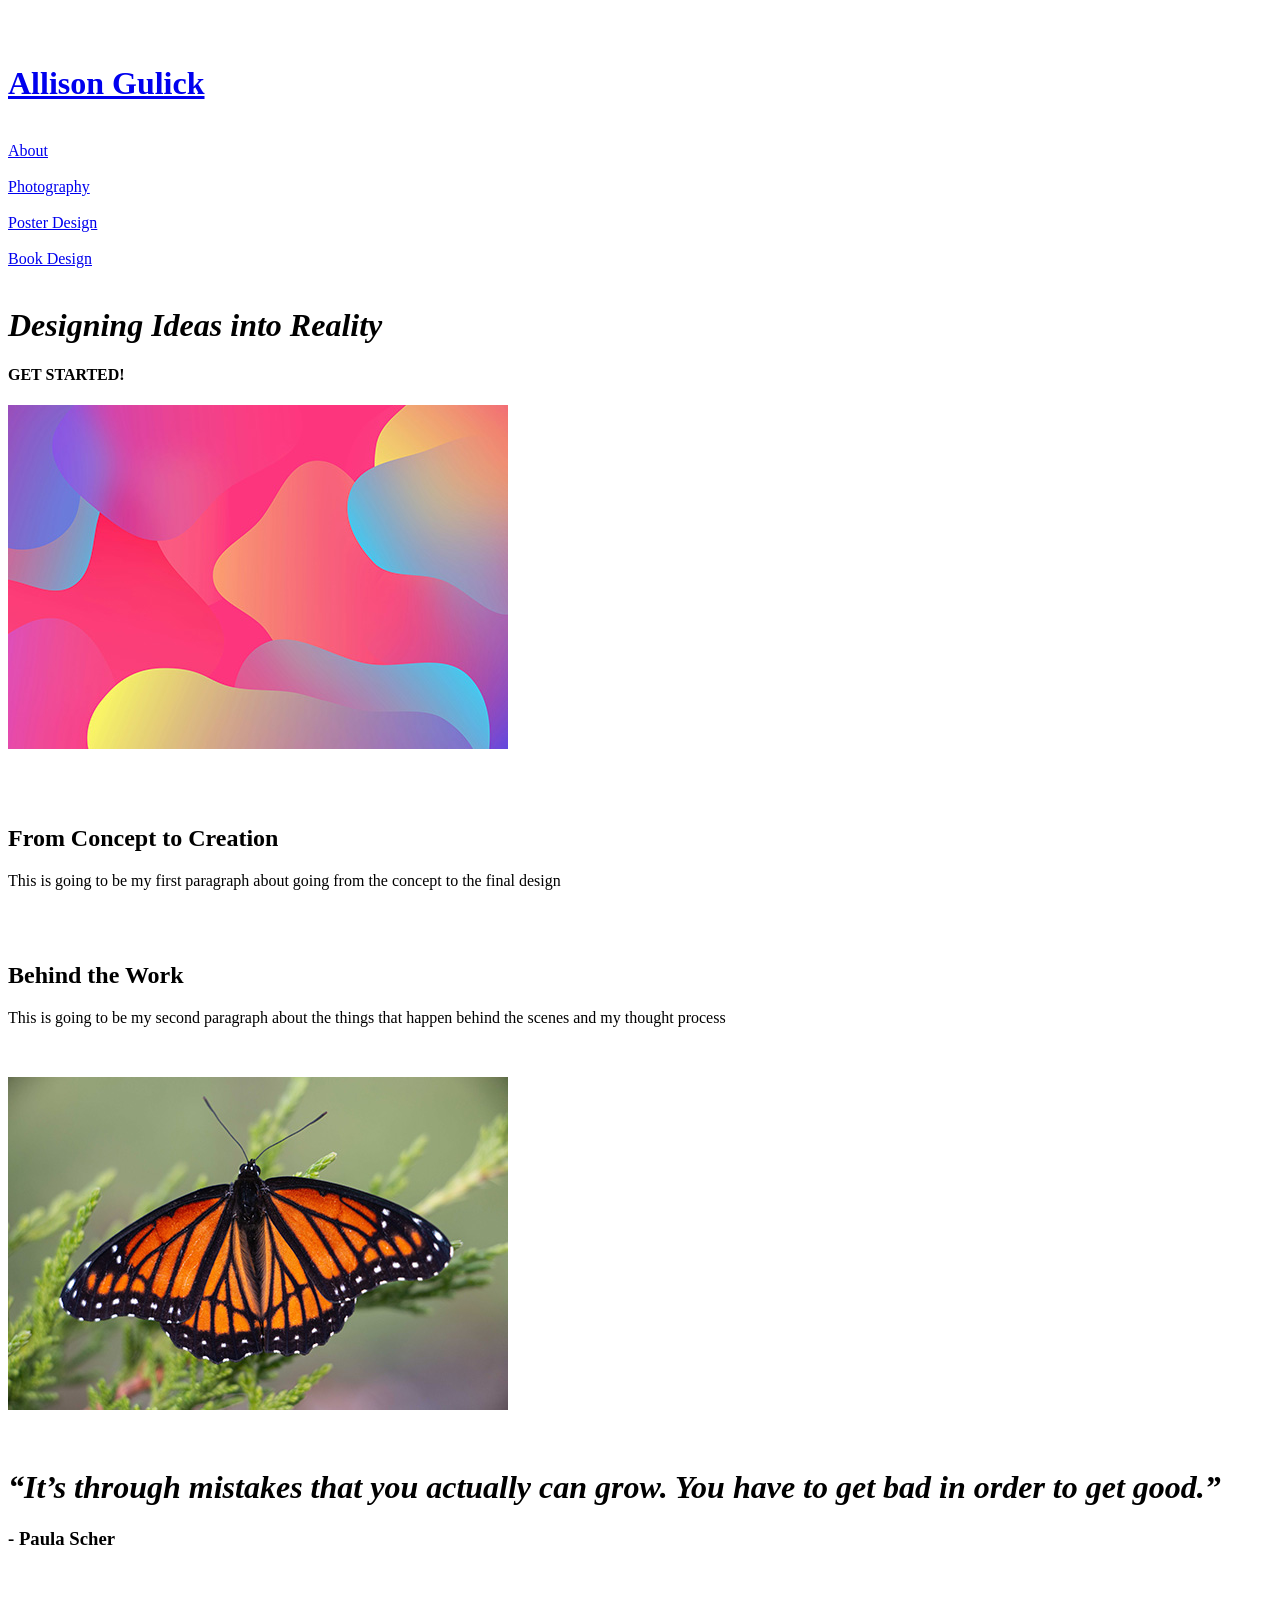
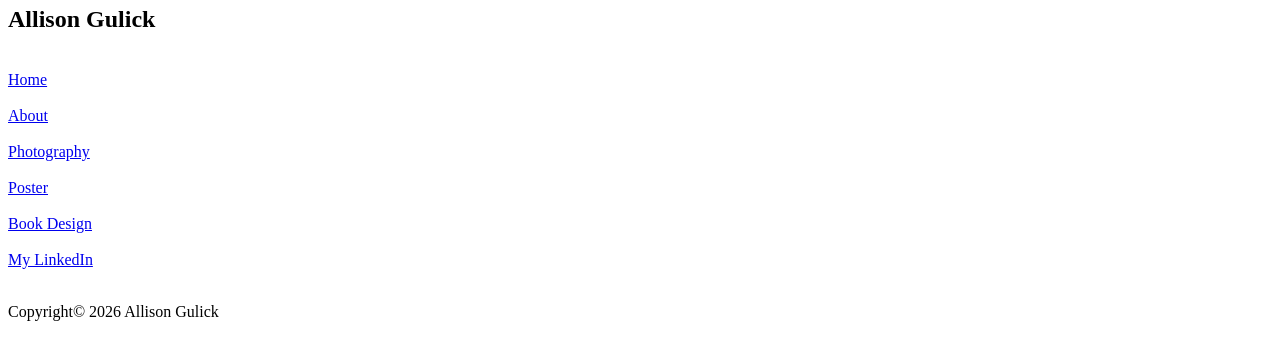
<file: index.html>
<!DOCTYPE html>
<html>
    <head>
        <title>
            Allison_Gulick's Portfolio Site
        </title>
    </head>
    <body>
        <!-- text stacks vertically -->
        <br/>
        <div>
                <!-- LINKS TO PAGES -->
            <br>
                <a 
                href=" /index.html"> 
                    <h1>Allison Gulick</h1>
                </a>
            <br>
                <a href=" /About"> 
                    About
                </a>
            <br/>
            <br>
                <a href=" /Photography"> 
                    Photography
                </a>
            <br/>
            <br>
                <a href=" /Posters"> 
                    Poster Design
                </a>
            <br/>
            <br>
                <a href=" /Book Design"> 
                    Book Design
                </a>
            <br/>
                <!-- HERO STATEMENT -->
            <br>
                <h1> <i> Designing Ideas into Reality </i> </h1>
                <h4> <b> GET STARTED! </b> </h4>
                <!-- IMAGE 1 (Hero Statement) -->
                    </p>
                        <img src=" ./assets/Blobs.jpg" alt="My Image"/>
                    <p>
            <br/>
                <!-- PARAGRAPHS -->
            <br>
                <h2> From Concept to Creation </h2>
                    <p> This is going to be my first paragraph about going from the concept to the final design </p>
            <br/>
            <br>
                <h2> Behind the Work </h2>
                    <p> This is going to be my second paragraph about the things that happen behind the scenes and my thought process </p>
            <br/>
                <!-- IMAGE 2 -->
                </p>
                    <img src=" ./assets/Butterfly.jpg" alt="My Image"/>
                 <p>
                <!-- QUOTE -->
            <br>
                <h1> <i> “It’s through mistakes that you actually can grow. You have to get bad in order to get good.” </i></h1>
                <h3> - Paula Scher </h3>
            <br/>
                <h2> Allison Gulick </h2>
            <br>
                <a href="Home/index.html"> 
                    Home
                </a>
            <br/>
            <br>
                <a href="About/index.html"> 
                    About
                </a>
            <br/>
            <br>
                <a href="Photography/index.html"> 
                    Photography
                </a>
            <br/>
            <br>
                <a href="Posters/index.html"> 
                    Poster
                </a>
            <br/>
            <br>
                <a href="Book Design/index.html"> 
                    Book Design
                </a>
            <br/>
                <!-- LinkedIn -->
            <br>
              <a 
                    href="https://www.linkedin.com/in/allisongulick/"
                    target="_blank"
                    rel="noopener noreferrer">
                My LinkedIn
                </a>
            <br/>
                <!-- COPY RIGHT -->
            <br>
                <p> Copyright© 2026 Allison Gulick </p>
            <br/>
        </div>
    </body>
</html>
</file>
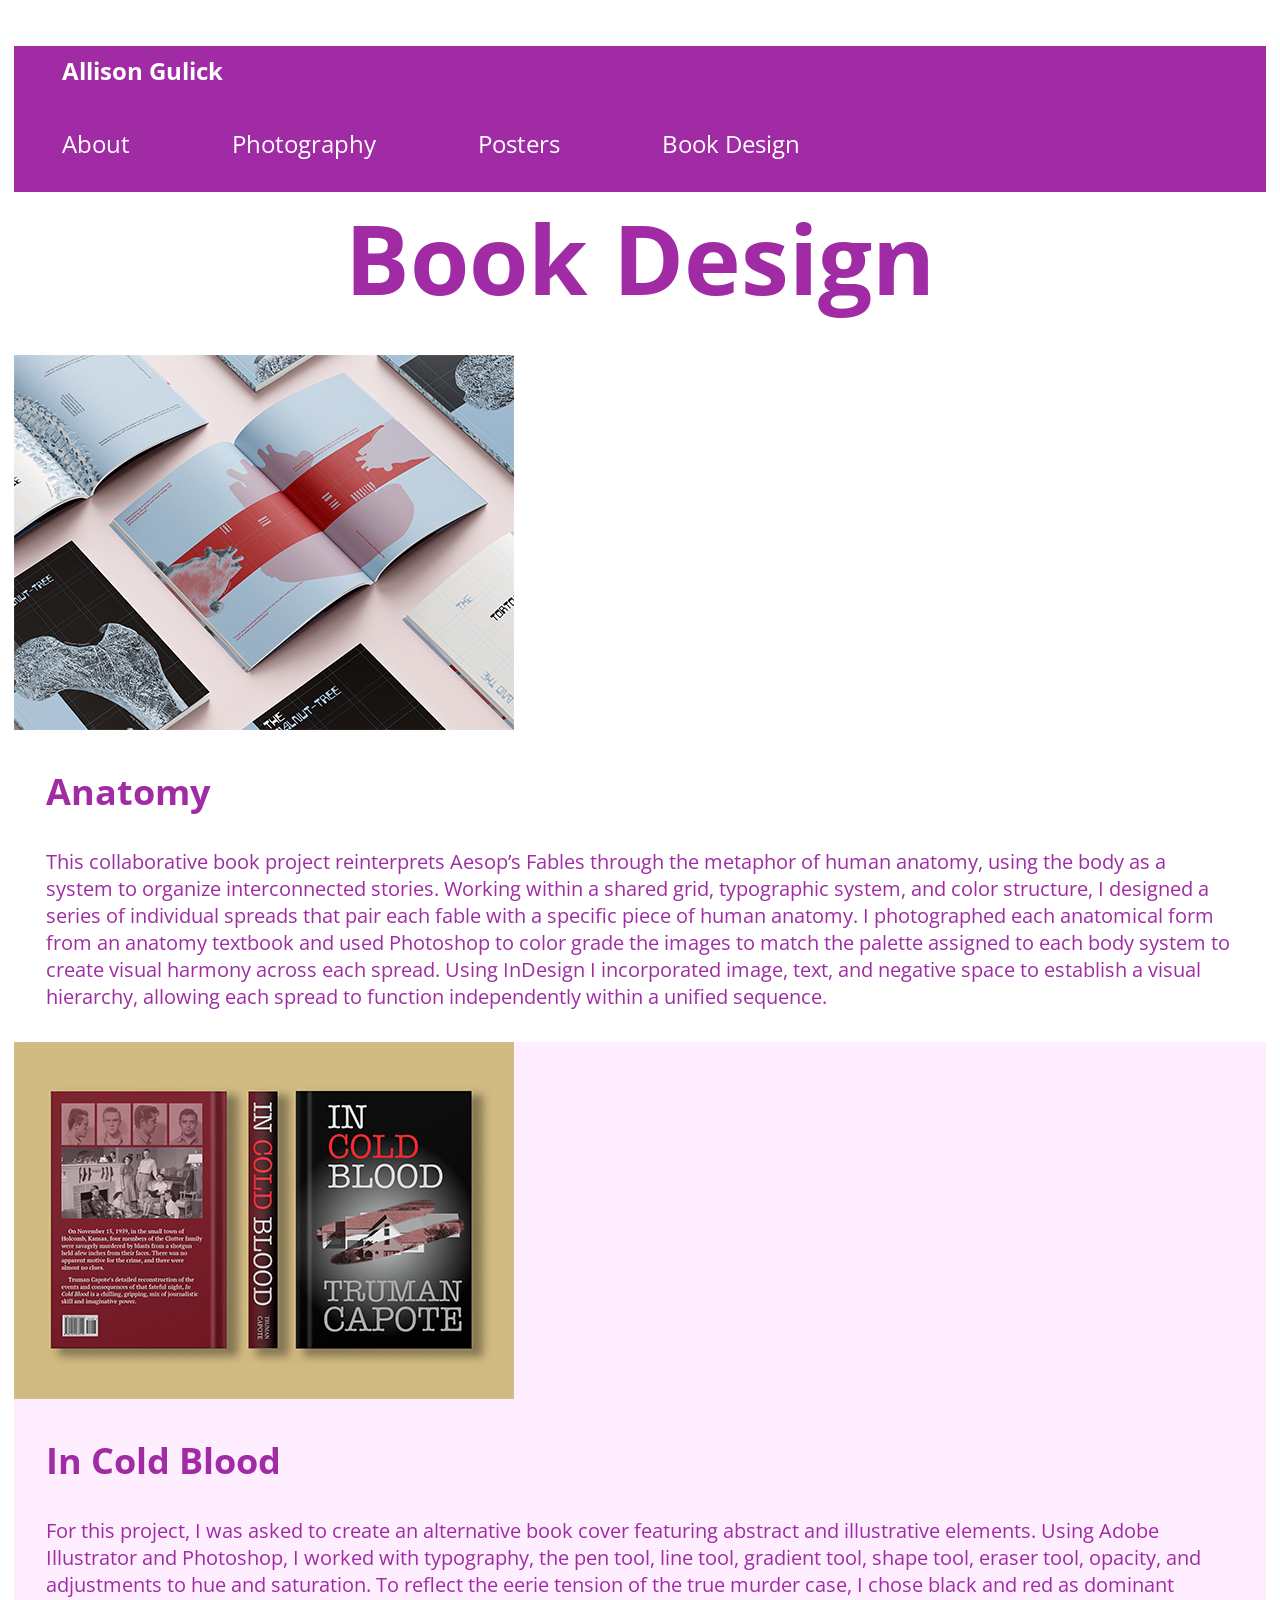
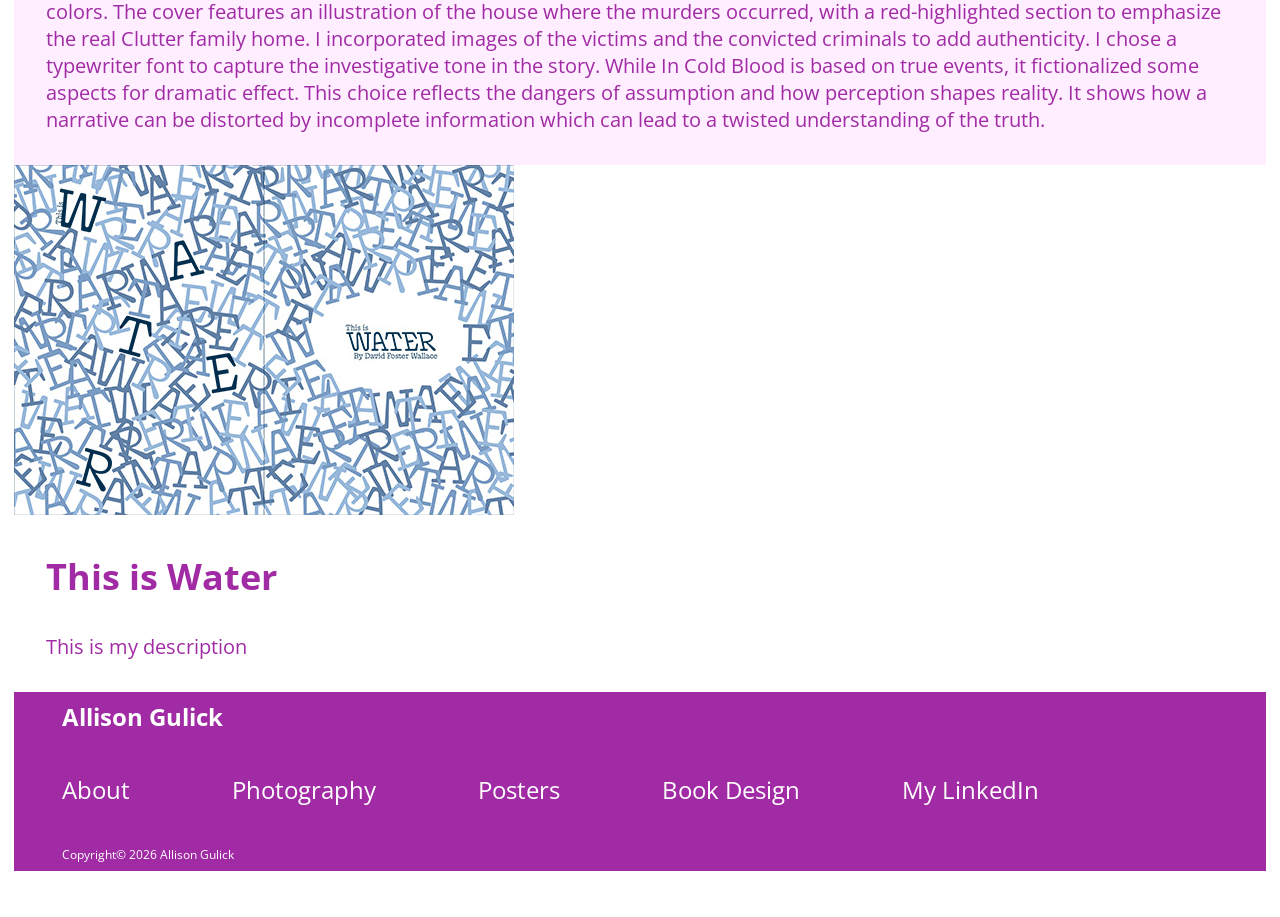
<file: Book Design/index.html>
<!DOCTYPE html>
<html>
    <head>
        <title>
            Allison_Gulick's Portfolio Site </title>
             <link rel="stylesheet" href="../style.css" />
        <link rel="preconnect" href="https://fonts.googleapis.com">
<link rel="preconnect" href="https://fonts.gstatic.com" crossorigin>
<link href="https://fonts.googleapis.com/css2?family=Open+Sans:ital,wght@0,300..800;1,300..800&family=Roboto+Condensed:ital,wght@0,100..900;1,100..900&display=swap" rel="stylesheet">
    </head>
    <body>
        <!-- text stacks vertically -->
        <div class="purpleheader">
                <a href="/"> <h1 class="logo"> Allison Gulick </h1> </a>
                <a href=" /About" class="links">  About </a>
                <a href=" /Photography" class="links"> Photography </a>
                <a href=" /Posters" class="links"> Posters </a>
                <a href=" /Book Design" class="links"> Book Design </a>
        <div class="whitebody">
                <h1 class="quotetype"> Book Design </h1>
            <p> <img src="/assets/Book 1.jpg" alt="My Image"/>
                <h3 class="header"> Anatomy </h3>
                        <p class="paragraph"> This collaborative book project reinterprets Aesop’s Fables through the metaphor of human anatomy, using the body as a system to organize interconnected stories. 
                        Working within a shared grid, typographic system, and color structure, I designed a series of individual spreads that pair each fable with a specific piece of human anatomy. 
                        I photographed each anatomical form from an anatomy textbook and used Photoshop to color grade the images to match the palette assigned to each body system to create visual harmony across each spread. 
                        Using InDesign I incorporated image, text, and negative space to establish a visual hierarchy, allowing each spread to function independently within a unified sequence. </p>
        <div class= "quote">
             <p> <img src="/assets/Book 2.jpg" alt="My Image"/>
                    <h3 class="header"> In Cold Blood </h3>
                        <p class="paragraph"> For this project, I was asked to create an alternative book cover featuring abstract and illustrative elements. 
                        Using Adobe Illustrator and Photoshop, I worked with typography, the pen tool, line tool, gradient tool, shape tool, eraser tool, opacity, and adjustments to hue and saturation.
                        To reflect the eerie tension of the true murder case, I chose black and red as dominant colors. 
                        The cover features an illustration of the house where the murders occurred, with a red-highlighted section to emphasize the real Clutter family home. 
                        I incorporated images of the victims and the convicted criminals to add authenticity. 
                        I chose a typewriter font to capture the investigative tone in the story. 
                        While In Cold Blood is based on true events, it fictionalized some aspects for dramatic effect. 
                        This choice reflects the dangers of assumption and how perception shapes reality. It shows how a narrative can be distorted by incomplete information which can lead to a twisted understanding of the truth. </p>
         <div class="whitebody">
             <p> <img src="/assets/Book 3.jpg" alt="My Image"/>
                    <h3 class="header"> This is Water </h3>
                   <p class="paragraph"> This is my description </p>
        <div class="purpleheader">
                <a href="/"> <h1 class="logo"> Allison Gulick </h1> </a>
                <a href=" /About" class="links"> About </a>
                <a href=" /Photography" class="links"> Photography </a>
                <a href=" /Posters" class="links"> Posters </a>
                <a href=" /Book Design" class="links">  Book Design </a>
                <a href="https://www.linkedin.com/in/allisongulick/" target="_blank" rel="noopener noreferrer" class="links"> My LinkedIn </a>
            <p class="copyright"> Copyright© 2026 Allison Gulick </p>
        </div>
    </body>
</html>
</file>
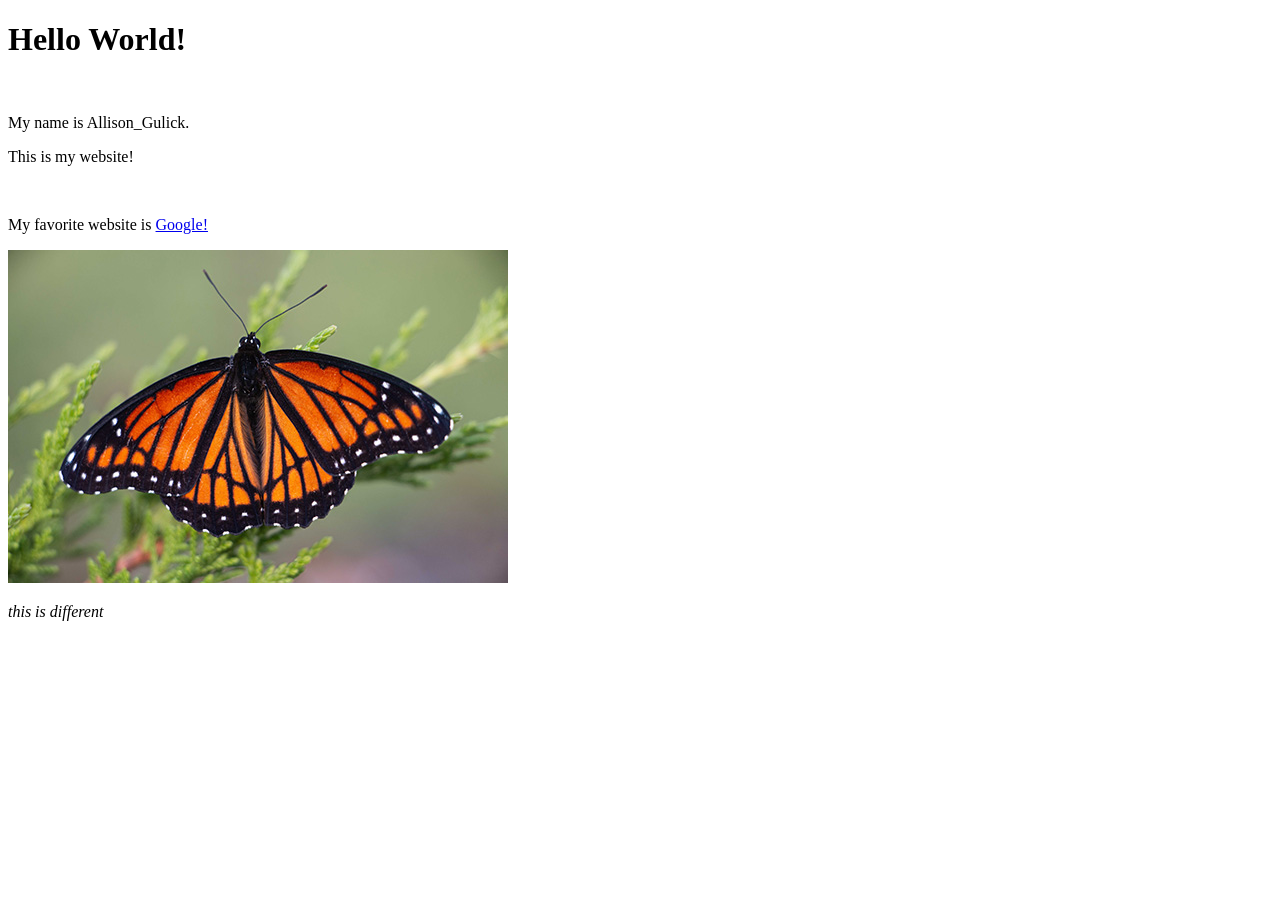
<file: page2/index.html>
<!DOCTYPE html>
<html>
    <head>
        <title>
            Allison_Gulick's Portfolio Site
        </title>
    </head>
    <body>
        <!-- text stacks vertically -->
        <h1>
             Hello World!
        </h1>
        <br/>
        <div>
            <p> My name is Allison_Gulick. </p>
            <p> This is my website! </p>
            <br/>
            <p>
                My favorite website is 
                <a 
                    href="https://google.com"
                    target="_blank"
                    rel="noopener noreferrer">
                Google!
            </a>
            </p>
            <img src=" ../assets/Butterfly.jpg" alt="My Image"/>
            <p> 
                <i> this is different </i> 
            </p>
        </div>
    </body>
</html>
</file>
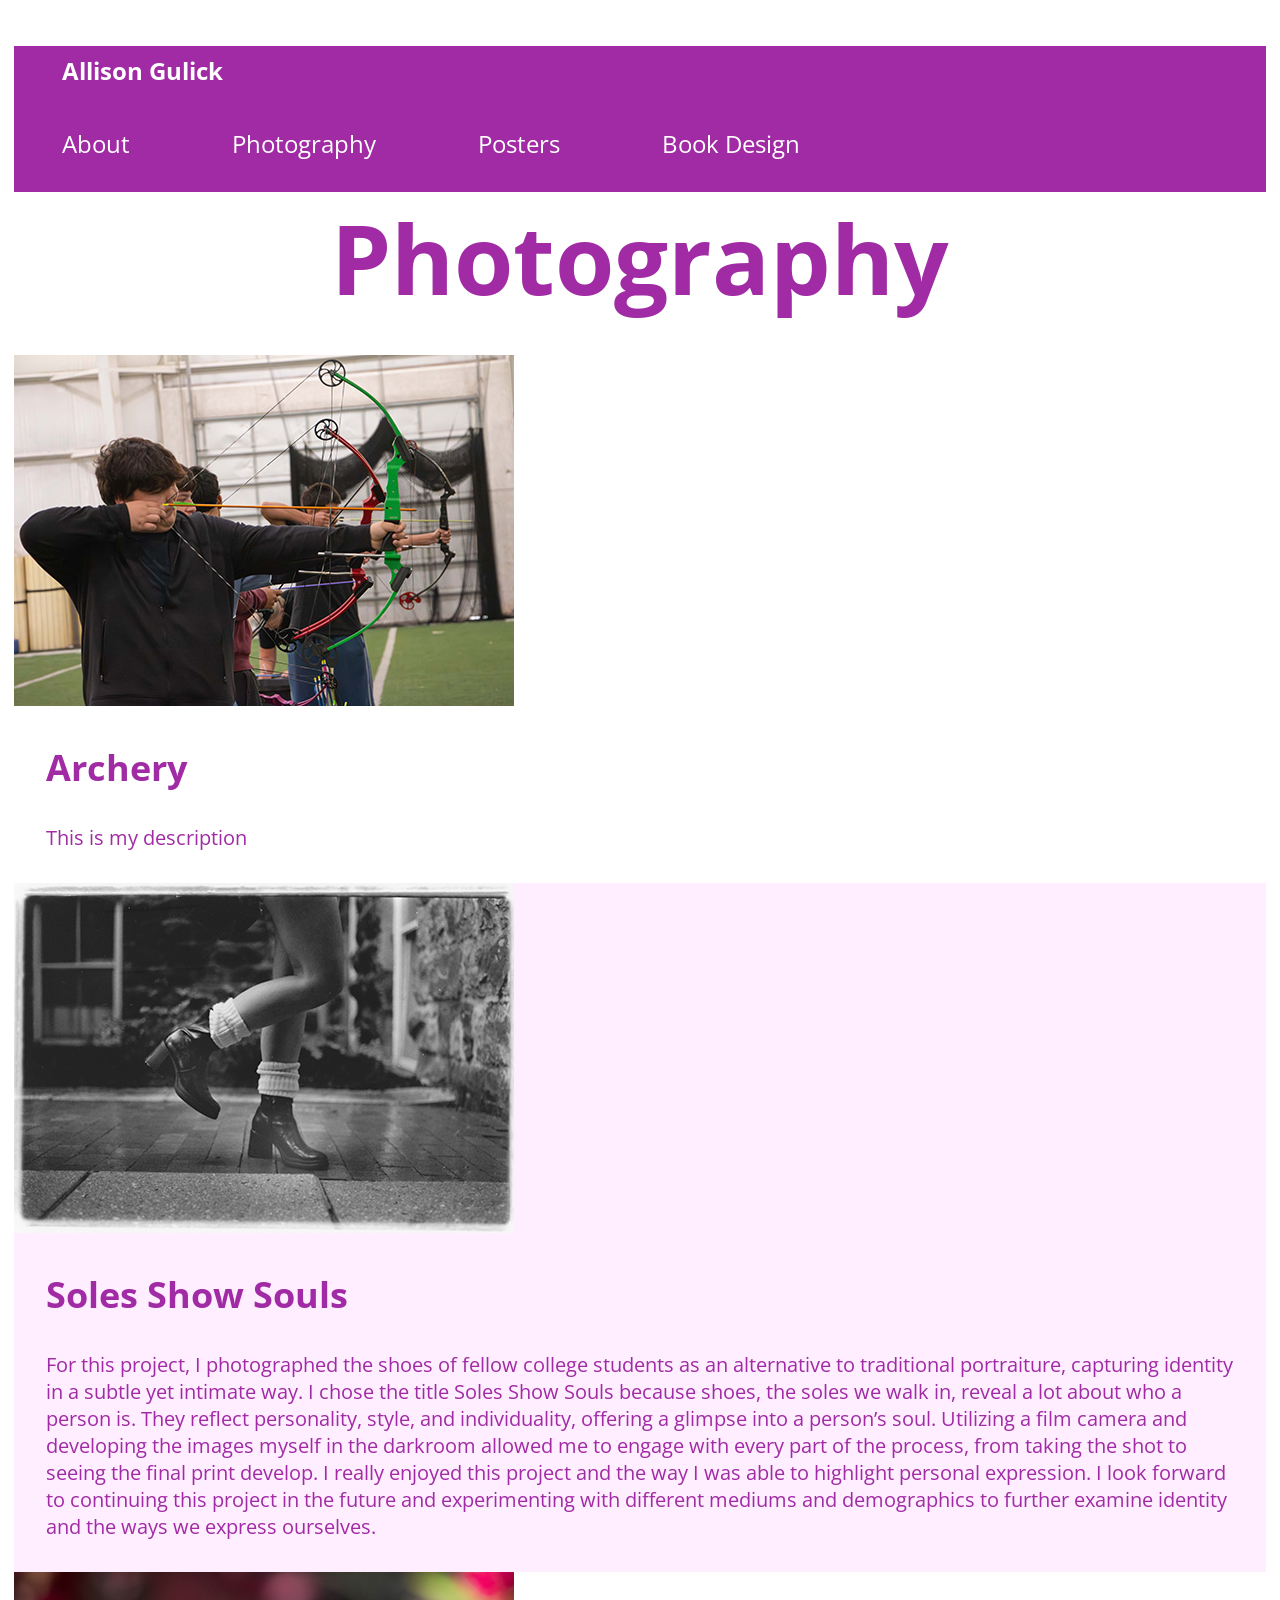
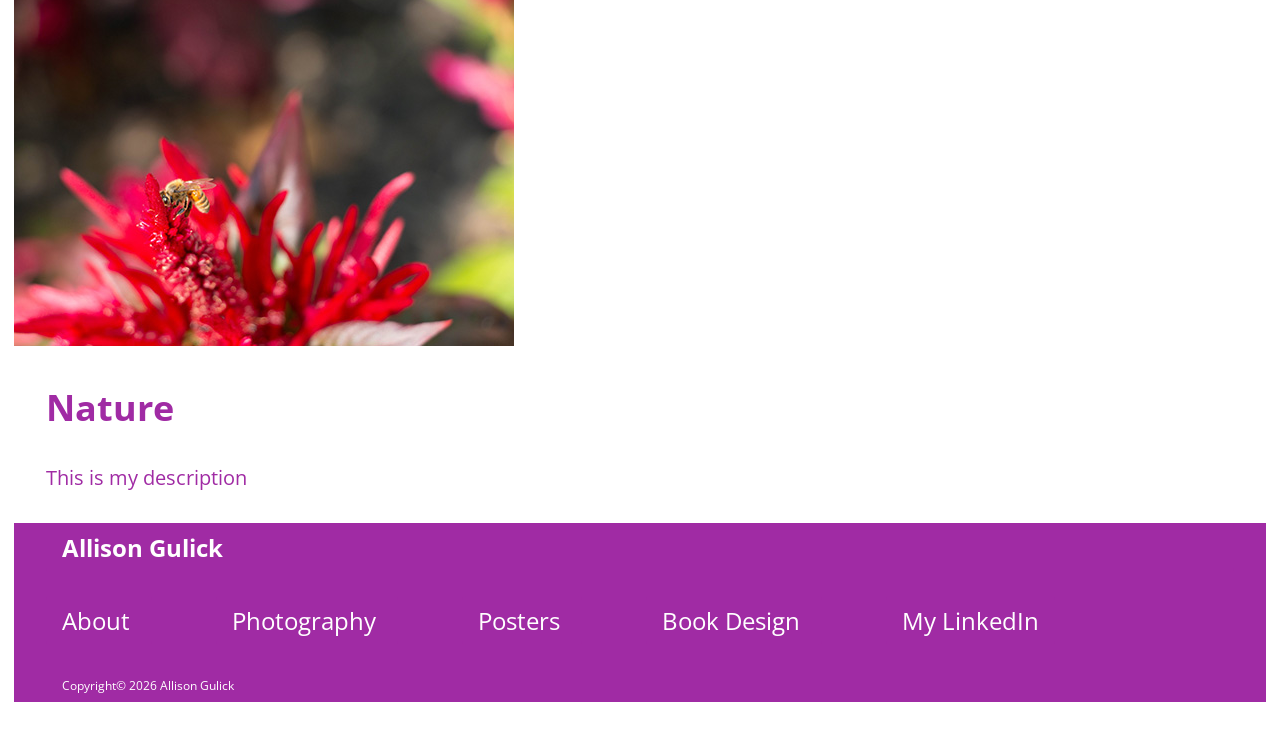
<file: Photography/index.html>
<!DOCTYPE html>
<html>
    <head>
        <title>
            Allison_Gulick's Portfolio Site </title>
             <link rel="stylesheet" href="../style.css" />
        <link rel="preconnect" href="https://fonts.googleapis.com">
<link rel="preconnect" href="https://fonts.gstatic.com" crossorigin>
<link href="https://fonts.googleapis.com/css2?family=Open+Sans:ital,wght@0,300..800;1,300..800&family=Roboto+Condensed:ital,wght@0,100..900;1,100..900&display=swap" rel="stylesheet">
    </head>
    <body>
        <!-- text stacks vertically -->
        <div class="purpleheader">
                <a  href="/"> <h1 class="logo"> Allison Gulick </h1> </a>
                <a href=" /About" class="links"> About </a>
                <a href=" /Photography" class="links">  Photography </a>
                <a href=" /Posters" class="links"> Posters </a>
                <a href=" /Book Design" class="links"> Book Design </a>
         <div class="whitebody">
                <h1 class="quotetype"> Photography </h1>
            <p> <img src="/assets/Photo 1.jpg" alt="My Image"/> 
                <h3 class="header"> Archery </h3> <p class="paragraph"> This is my description</p>
        <div class="quote">
            <p> <img src="/assets/Photo 2.jpg" alt="My Image"/>
                <h3 class="header"> Soles Show Souls </h3>
                       <p class="paragraph"> For this project, I photographed the shoes of fellow college students as an alternative to traditional portraiture, capturing identity in a subtle yet intimate way. 
                        I chose the title Soles Show Souls because shoes, the soles we walk in, reveal a lot about who a person is. 
                        They reflect personality, style, and individuality, offering a glimpse into a person’s soul. 
                        Utilizing a film camera and developing the images myself in the darkroom allowed me to engage with every part of the process, from taking the shot to seeing the final print develop. 
                        I really enjoyed this project and the way I was able to highlight personal expression. 
                        I look forward to continuing this project in the future and experimenting with different mediums and demographics to further examine identity and the ways we express ourselves.</p>
        <div class="whitebody">
            <p> <img src="/assets/Photo 3.jpg" alt="My Image"/>
                <h3 class="header"> Nature </h3> <p class="paragraph"> This is my description</p>
         <div class="purpleheader">
                <a href="/"> <h1 class="logo"> Allison Gulick </h1> </a>
                <a href=" /About" class="links"> About </a>
                <a href=" /Photography" class="links"> Photography </a>
                <a href=" /Posters" class="links"> Posters </a>
                <a href=" /Book Design" class="links"> Book Design </a>
                <a href="https://www.linkedin.com/in/allisongulick/" target="_blank" rel="noopener noreferrer" class="links"> My LinkedIn </a>
            <p class="copyright"> Copyright© 2026 Allison Gulick </p>
        </div>
    </body>
</html>
</file>
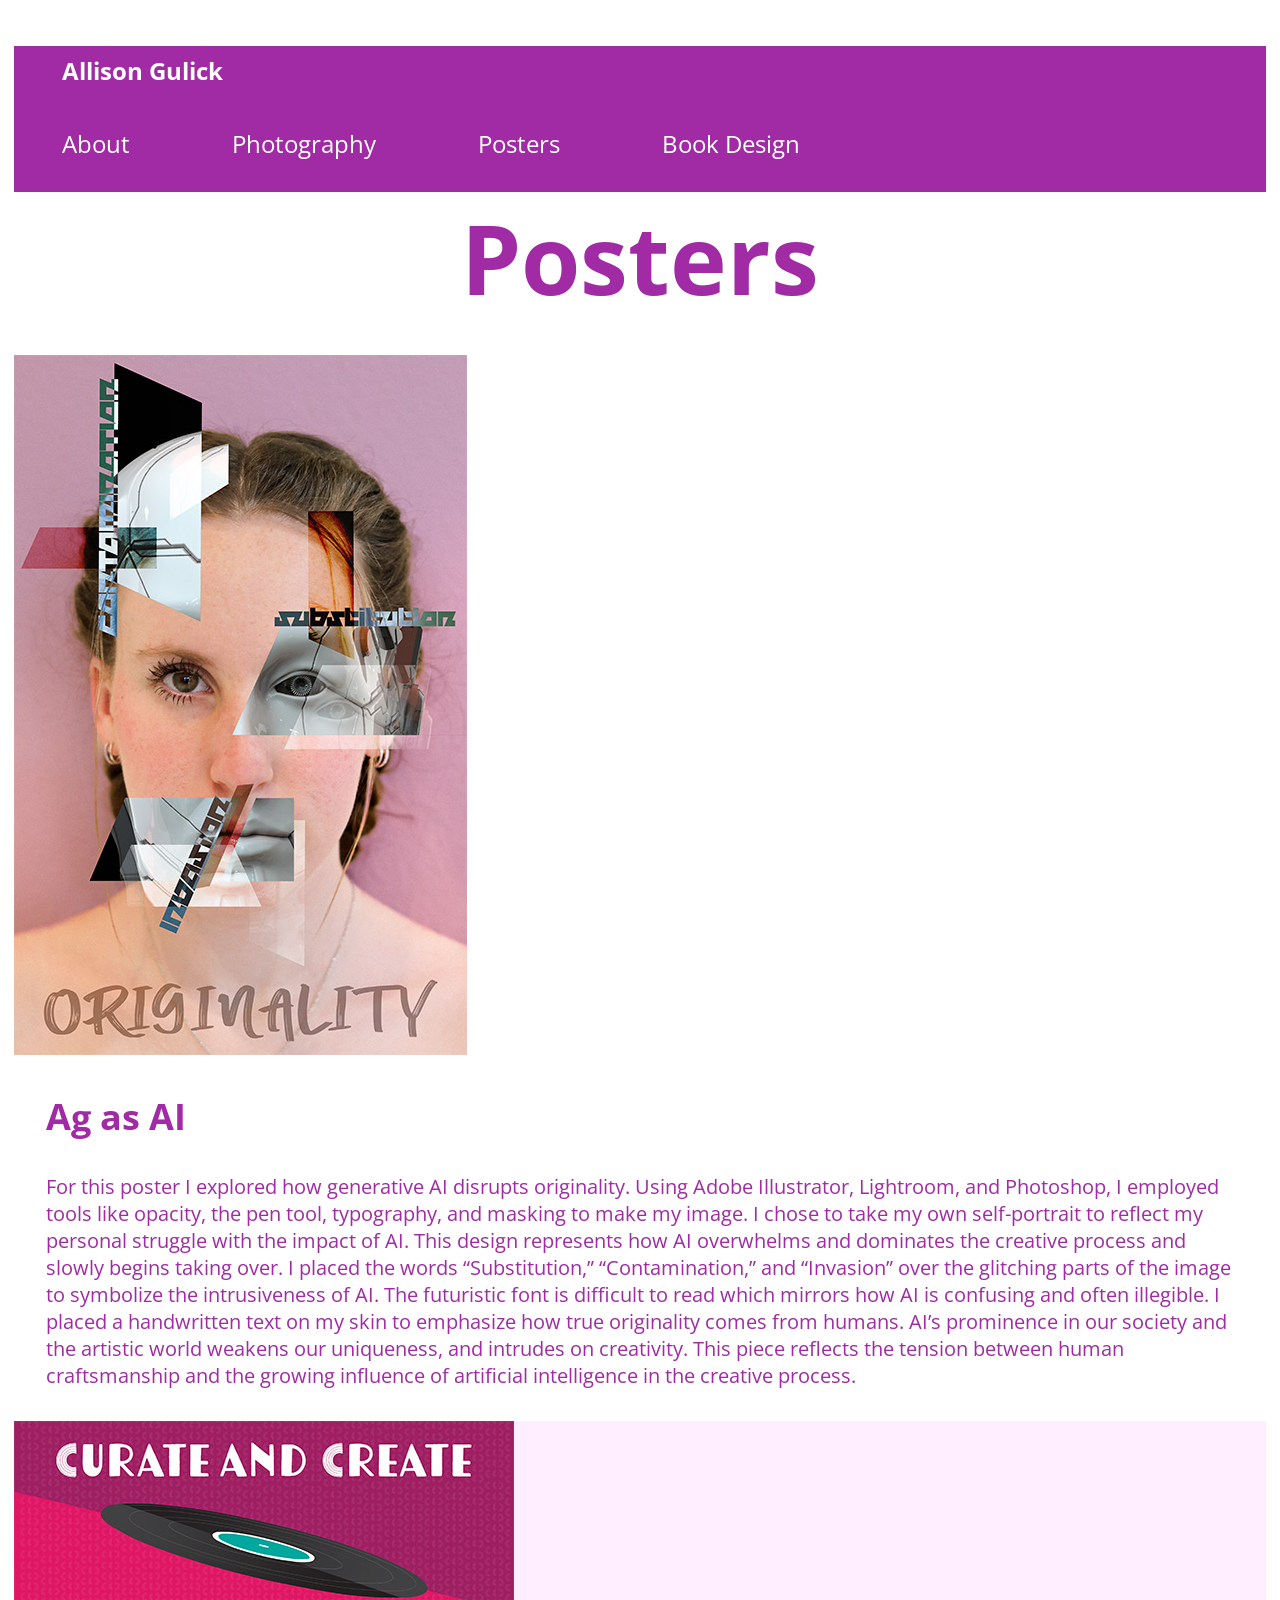
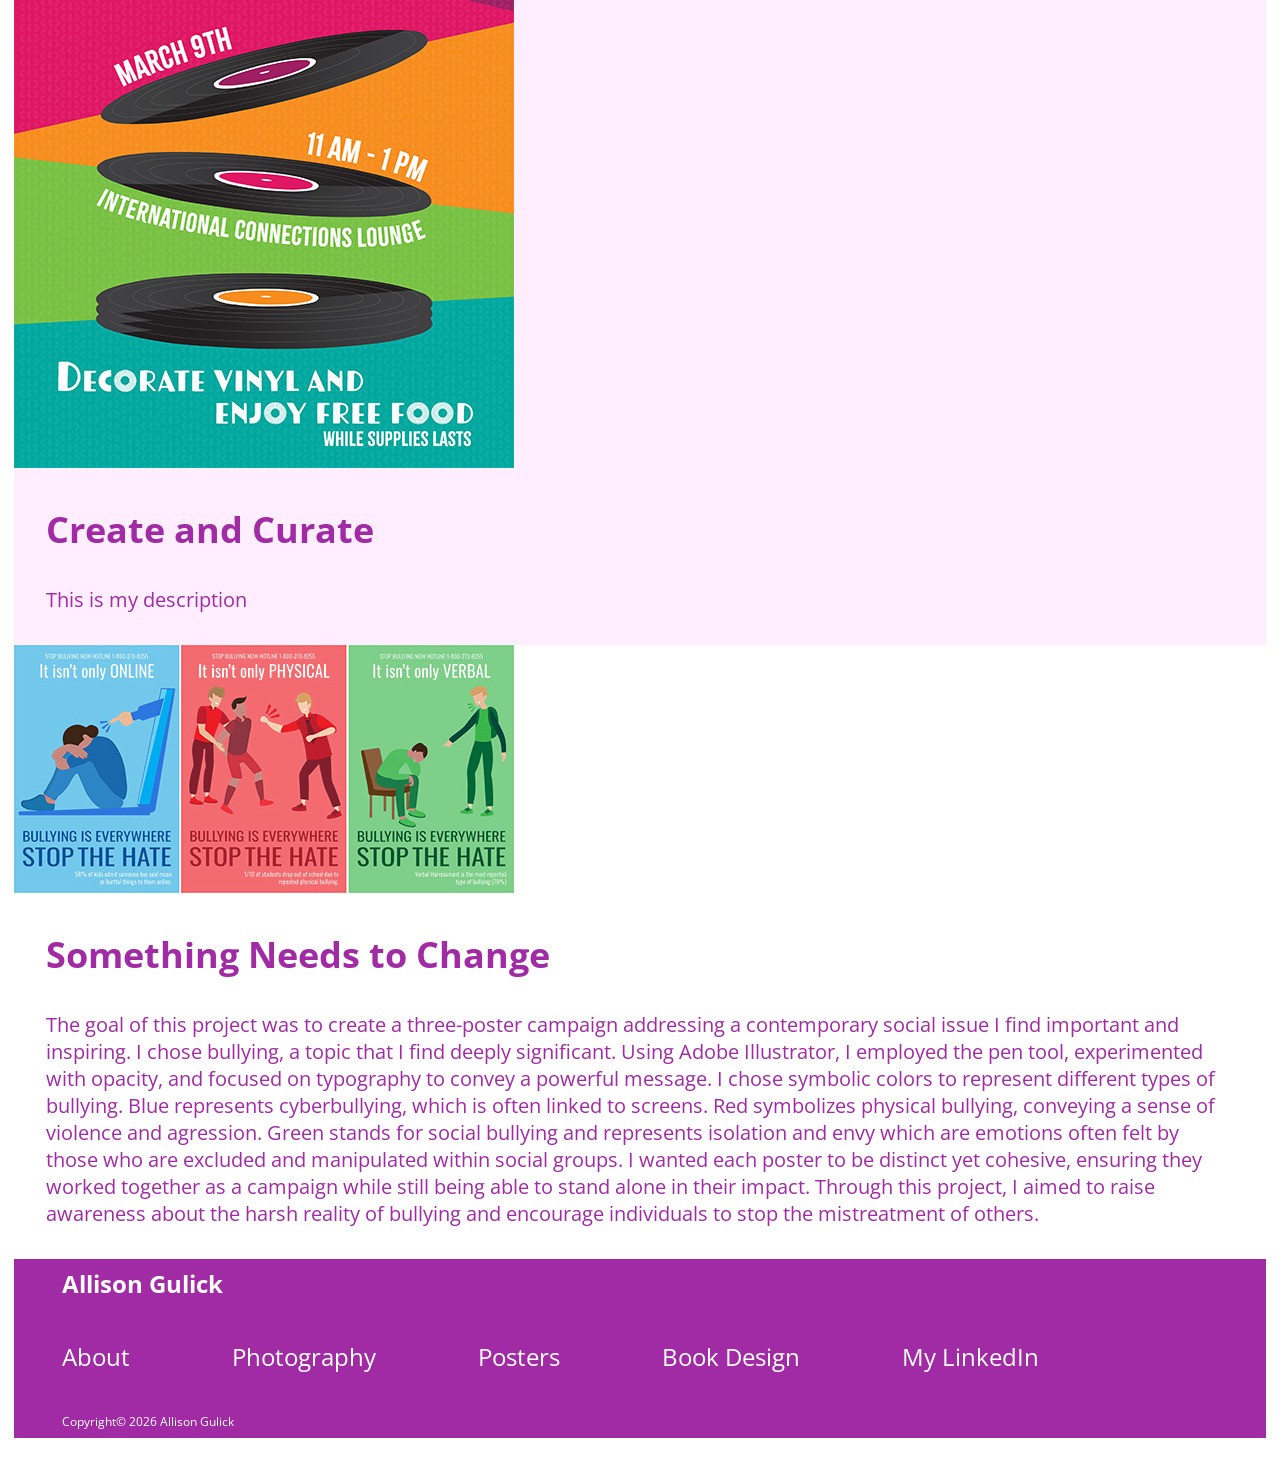
<file: Posters/index.html>
<!DOCTYPE html>
<html>
    <head>
        <title> Allison_Gulick's Portfolio Site </title>
         <link rel="stylesheet" href="../style.css" />
        <link rel="preconnect" href="https://fonts.googleapis.com">
<link rel="preconnect" href="https://fonts.gstatic.com" crossorigin>
<link href="https://fonts.googleapis.com/css2?family=Open+Sans:ital,wght@0,300..800;1,300..800&family=Roboto+Condensed:ital,wght@0,100..900;1,100..900&display=swap" rel="stylesheet">
    </head>
    <body>
        <!-- text stacks vertically -->
             <div class="purpleheader">
                    <a href="/"> <h1 class="logo"> Allison Gulick </h1> </a>
                    <a href=" /About" class="links"> About </a>
                    <a href=" /Photography" class="links"> Photography </a>
                    <a href=" /Posters" class="links"> Posters </a>
                    <a href=" /Book Design" class="links"> Book Design </a>
            <div class="whitebody">
                    <h1 class="quotetype"> Posters </h1>
                <p> <img src="/assets/Poster 1.jpg" alt="My Image"/>
                     <h3 class="header"> Ag as AI </h3>
                         <p class= "paragraph"> For this poster I explored how generative AI disrupts originality. 
                        Using Adobe Illustrator, Lightroom, and Photoshop, I employed tools like opacity, the pen tool, typography, and masking to make my image. 
                        I chose to take my own self-portrait to reflect my personal struggle with the impact of AI. 
                        This design represents how AI overwhelms and dominates the creative process and slowly begins taking over. 
                        I placed the words “Substitution,” “Contamination,” and “Invasion” over the glitching parts of the image to symbolize the intrusiveness of AI.
                        The futuristic font is difficult to read which mirrors how AI is confusing and often illegible. I placed a handwritten text on my skin to emphasize how true originality comes from humans. 
                        AI’s prominence in our society and the artistic world weakens our uniqueness, and intrudes on creativity. This piece reflects the tension between human craftsmanship and the growing influence of artificial intelligence in the creative process. </p>
            <div class="quote">
                <p> <img src="/assets/Poster 2.jpg" alt="My Image"/>
                    <h3 class= "header"> Create and Curate </h3> 
                        <p class= "paragraph"> This is my description</p>
            <div class="whitebody">
                <p> <img src="/assets/Poster 3.jpg" alt="My Image"/>
                    <h3 class="header"> Something Needs to Change </h3>
                         <p class= "paragraph"> The goal of this project was to create a three-poster campaign addressing a contemporary social issue I find important and inspiring. 
                        I chose bullying, a topic that I find deeply significant. Using Adobe Illustrator, I employed the pen tool, experimented with opacity, and focused on typography to convey a powerful message.
                        I chose symbolic colors to represent different types of bullying. 
                        Blue represents cyberbullying, which is often linked to screens. 
                        Red symbolizes physical bullying, conveying a sense of violence and agression. 
                        Green stands for social bullying and represents isolation and envy which are emotions often felt by those who are excluded and manipulated within social groups. 
                        I wanted each poster to be distinct yet cohesive, ensuring they worked together as a campaign while still being able to stand alone in their impact. 
                        Through this project, I aimed to raise awareness about the harsh reality of bullying and encourage individuals to stop the mistreatment of others. </p>
            <div class="purpleheader">
                    <a href="/"> <h1 class="logo"> Allison Gulick </h1> </a>
                    <a href=" /About" class="links">  About </a>
                    <a href=" /Photography" class="links"> Photography </a>
                    <a href=" /Posters" class="links"> Posters </a>
                    <a href=" /Book Design" class="links"> Book Design </a>
                    <a href="https://www.linkedin.com/in/allisongulick/" target="_blank" rel="noopener noreferrer" class="links"> My LinkedIn </a>
                <p class="copyright"> Copyright© 2026 Allison Gulick </p>
        </div>
    </body>
</html>
</file>
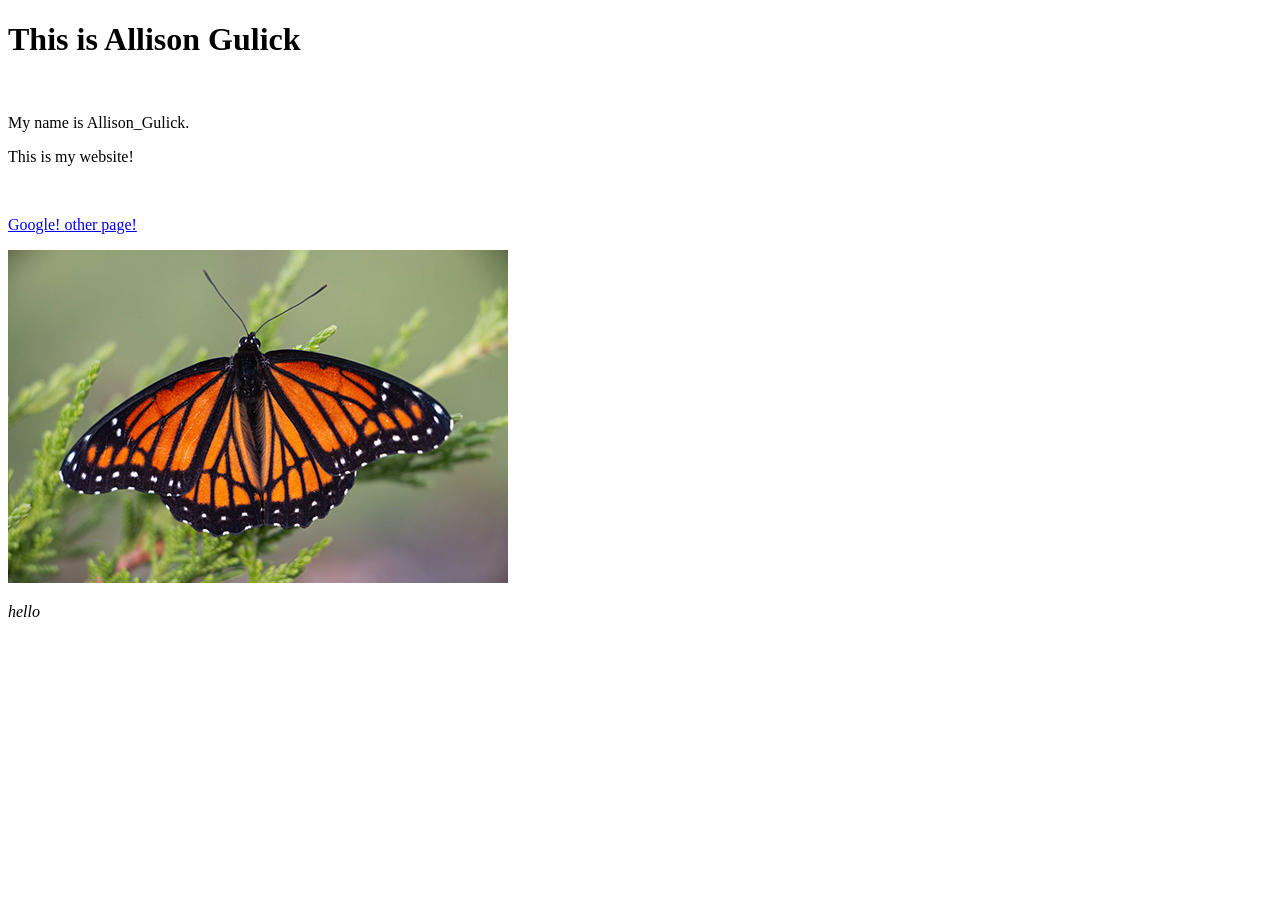
<file: index copy.html>
<!DOCTYPE html>
<html>
    <head>
        <title>
            Allison_Gulick's Portfolio Site
        </title>
    </head>
    <body>
        <!-- text stacks vertically -->
        <h1>
             This is Allison Gulick
        </h1>
        <br/>
        <div>
            <p> My name is Allison_Gulick. </p>
            <p> This is my website! </p>
             <br/>
            <p>
                <a 
                    href="https://google.com"
                    target="_blank"
                    rel="noopener noreferrer">
                Google!
            </a>
                <!--notice theres no target or rel attributes-->
                <a href="/page2"> 
                    other page!
                 </a>
            </p>
            <img src=" ./assets/Butterfly.jpg" alt="My Image"/>
            <p> 
                <i> hello </i> 
            </p>
        </div>
    </body>
</html>
</file>
<file: style.css>
body {font-family: "open sans"; background-color: white; padding: 06px;}
.heroimage {width: 100%; height: 600px; object-fit: cover; object-position: center;}
.butterfly {width: 100%; height: 950px; object-fit: cover; object-position: center;}
.quote {background-color: #FEEEFF; color: #A02BA4;}
.paragraph {color: #A02BA4; font-size: 20px; text-align: left; margin: 32px;}
.header {color: #A02BA4; font-size: 36px; text-align: left; margin: 32px;}
.quotetype {color:#A02BA4; font-size: 96px; text-align: center; margin: 32px;}
.paula {color:#A02BA4; font-size: 50px; text-align: center; margin: 32px;}
.purpleheader {background-color: #A02BA4; color: white;}
.whitebody {background-color: white; color: #A02BA4;}
.getstarted {color:white; background-color: #A02BA4; font-size: 50px; text-align: center; width: 350px; border-radius: 3px; margin: 10px 1300px 50px 1300px; padding:10px 20px; }
.getstarted:hover {cursor: pointer; background-color: #fb356a;}
.getstarted:active {cursor: pointer; background-color: #FB9A70;}
a {text-decoration: none; color: inherit;}
.links {color:white; background-color:#A02BA4; font-size: 24px; text-align: right; padding: 8px 16px; border-radius: 4px; margin: 32px;}
.links:hover {cursor: pointer; background-color: #fb356a;}
.links:active {cursor: pointer; background-color: #FB9A70;}
.logo {color:white; background-color:#A02BA4; font-size: 24px; text-align: left; padding: 8px 16px; border-radius: 4px; margin: 32px;}
.logo:hover {cursor: pointer; background-color: #fb356a;}
.logo:active {cursor: pointer; background-color: #FB9A70;}
.copyright {color:white; font-size: 12px; text-align: left; padding: 8px 16px; border-radius: 4px; margin: 32px; }
.me {width: 30%; object-fit: cover; object-position: center;  margin: 20px 1000px 20px 1000px; padding:10px 20px; }}
</file>
